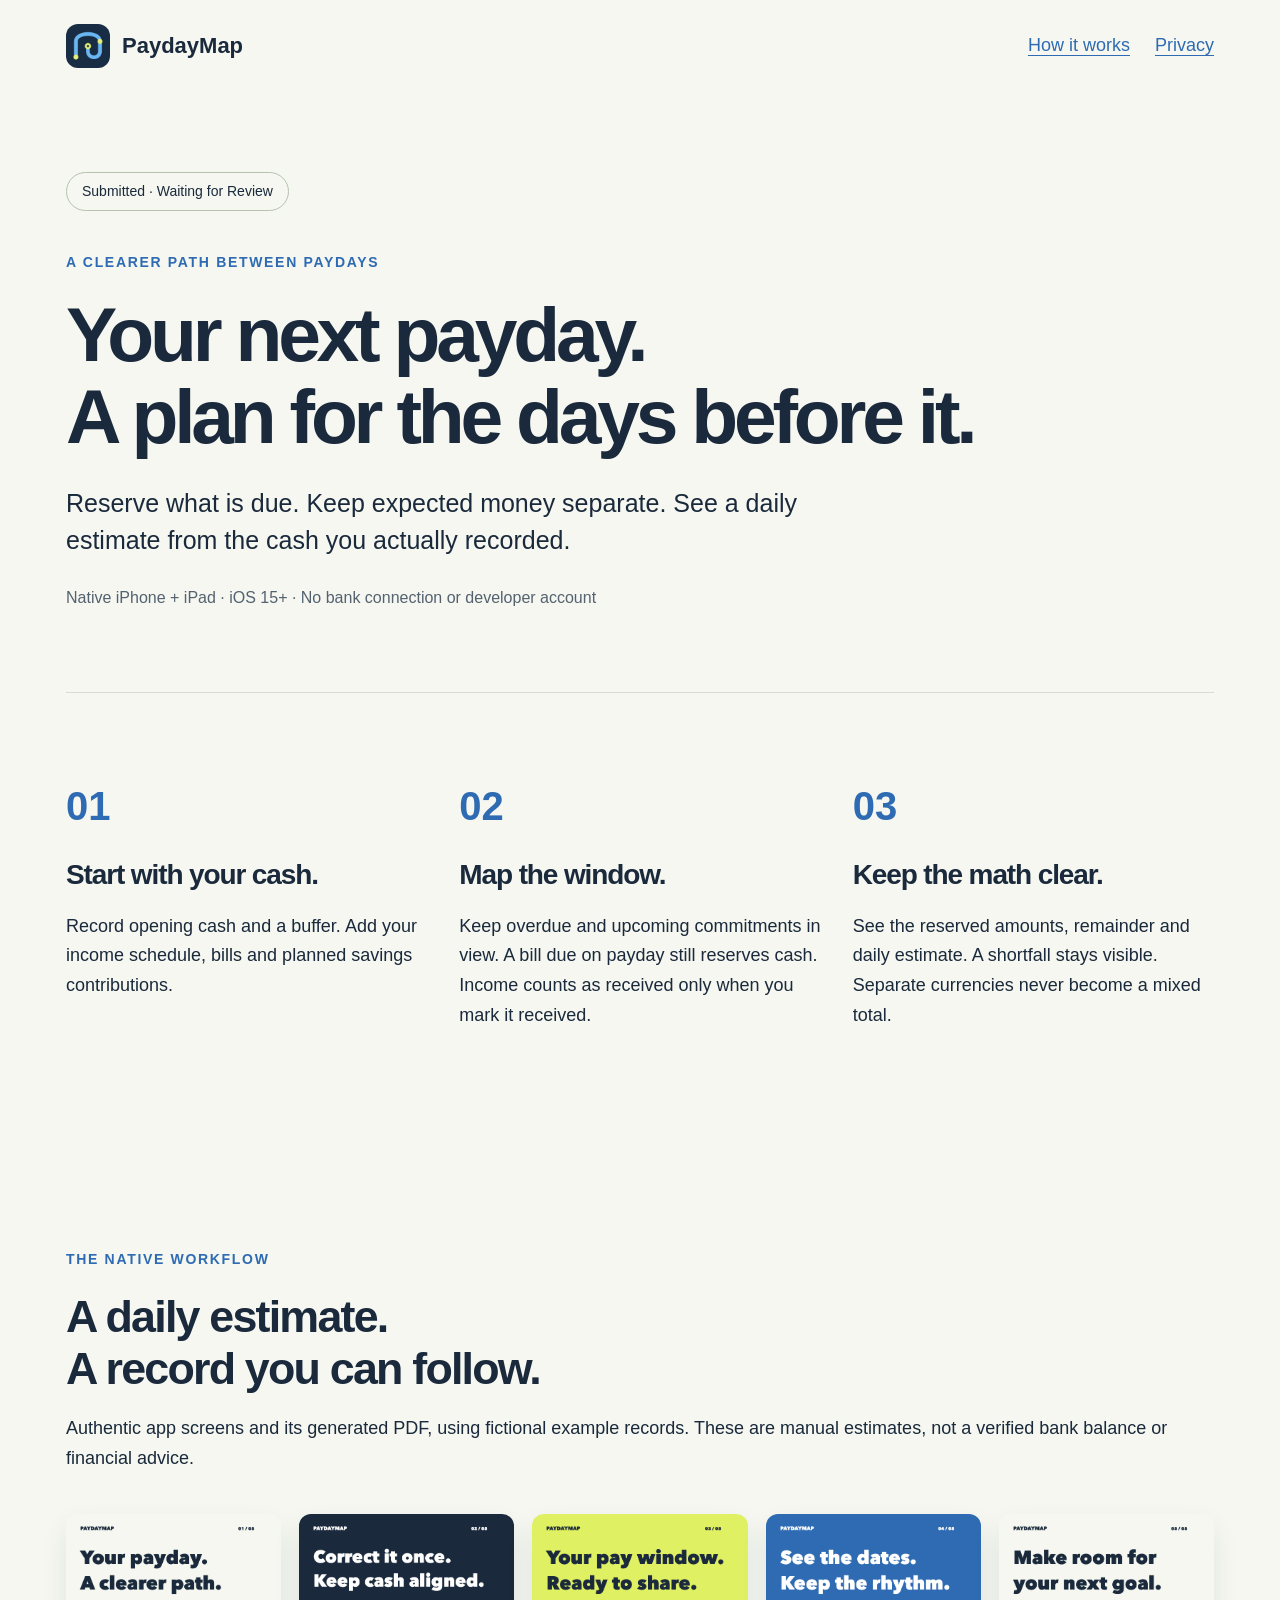
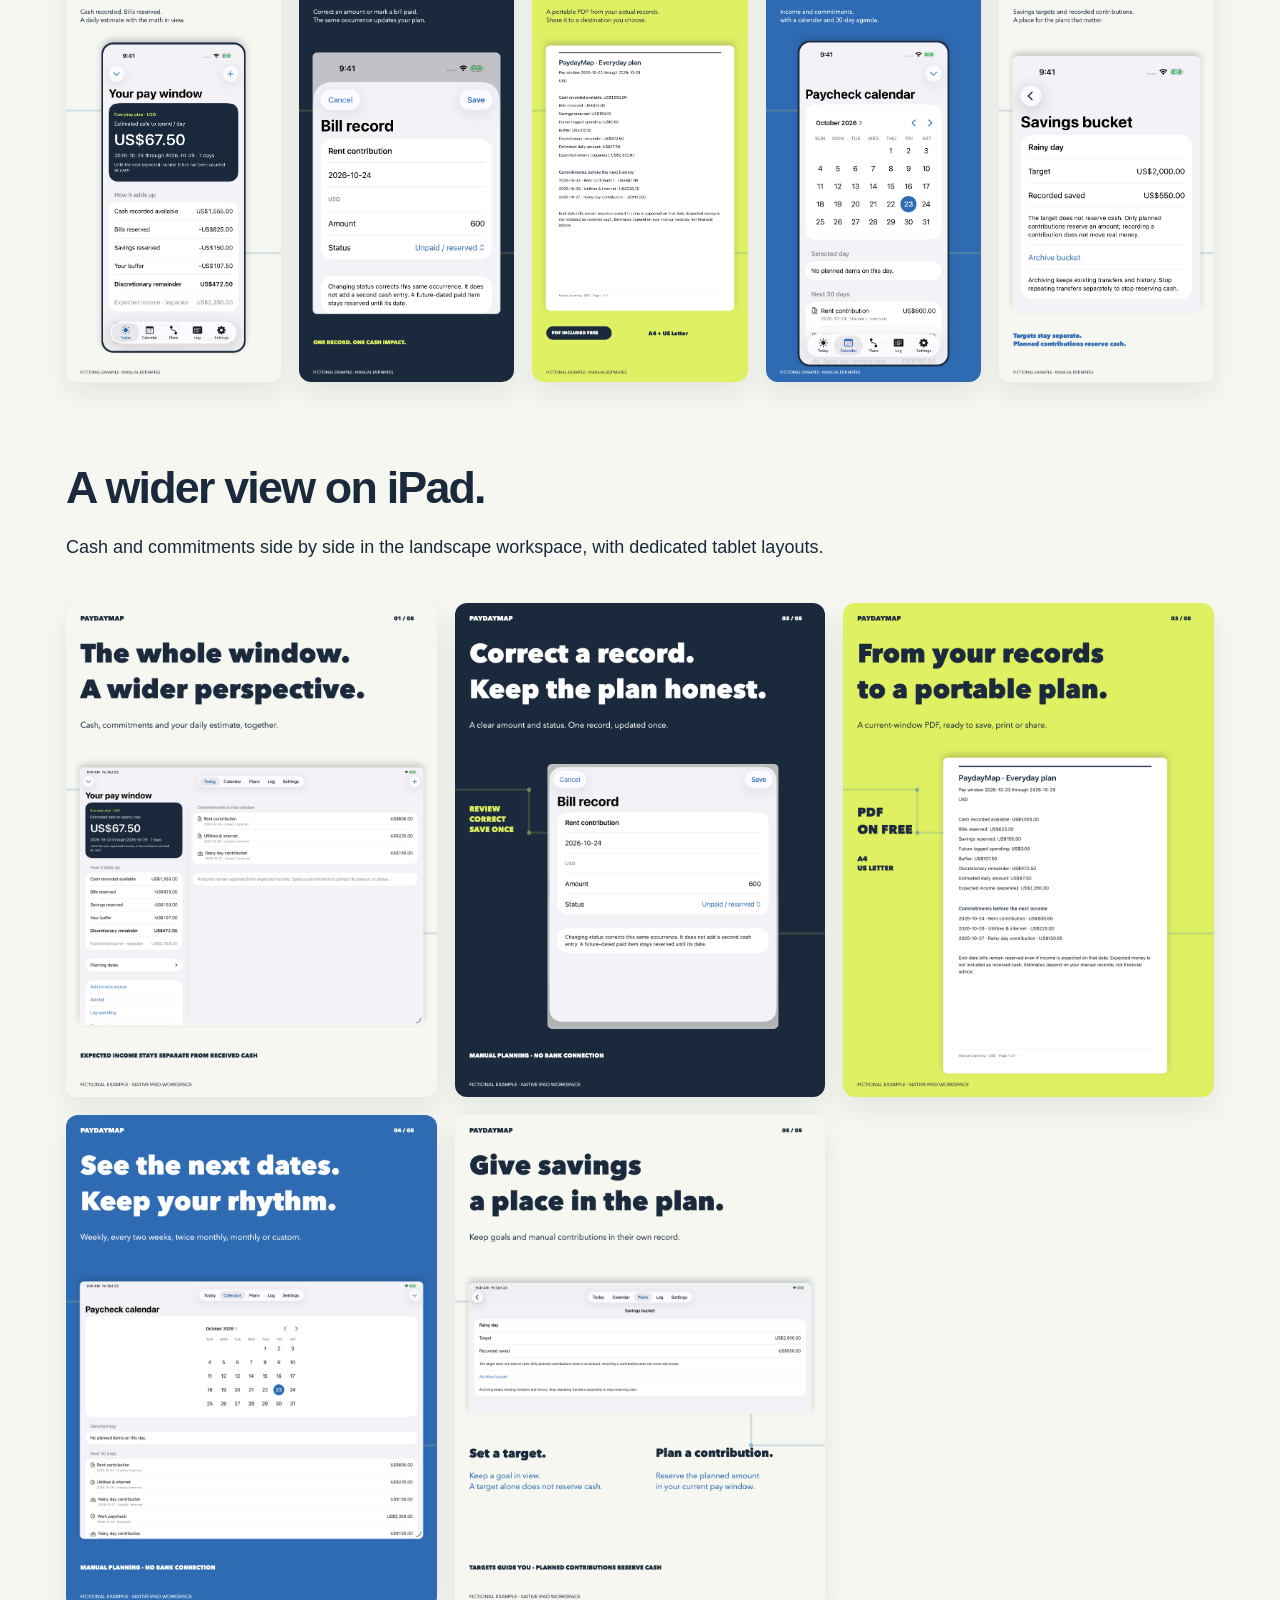
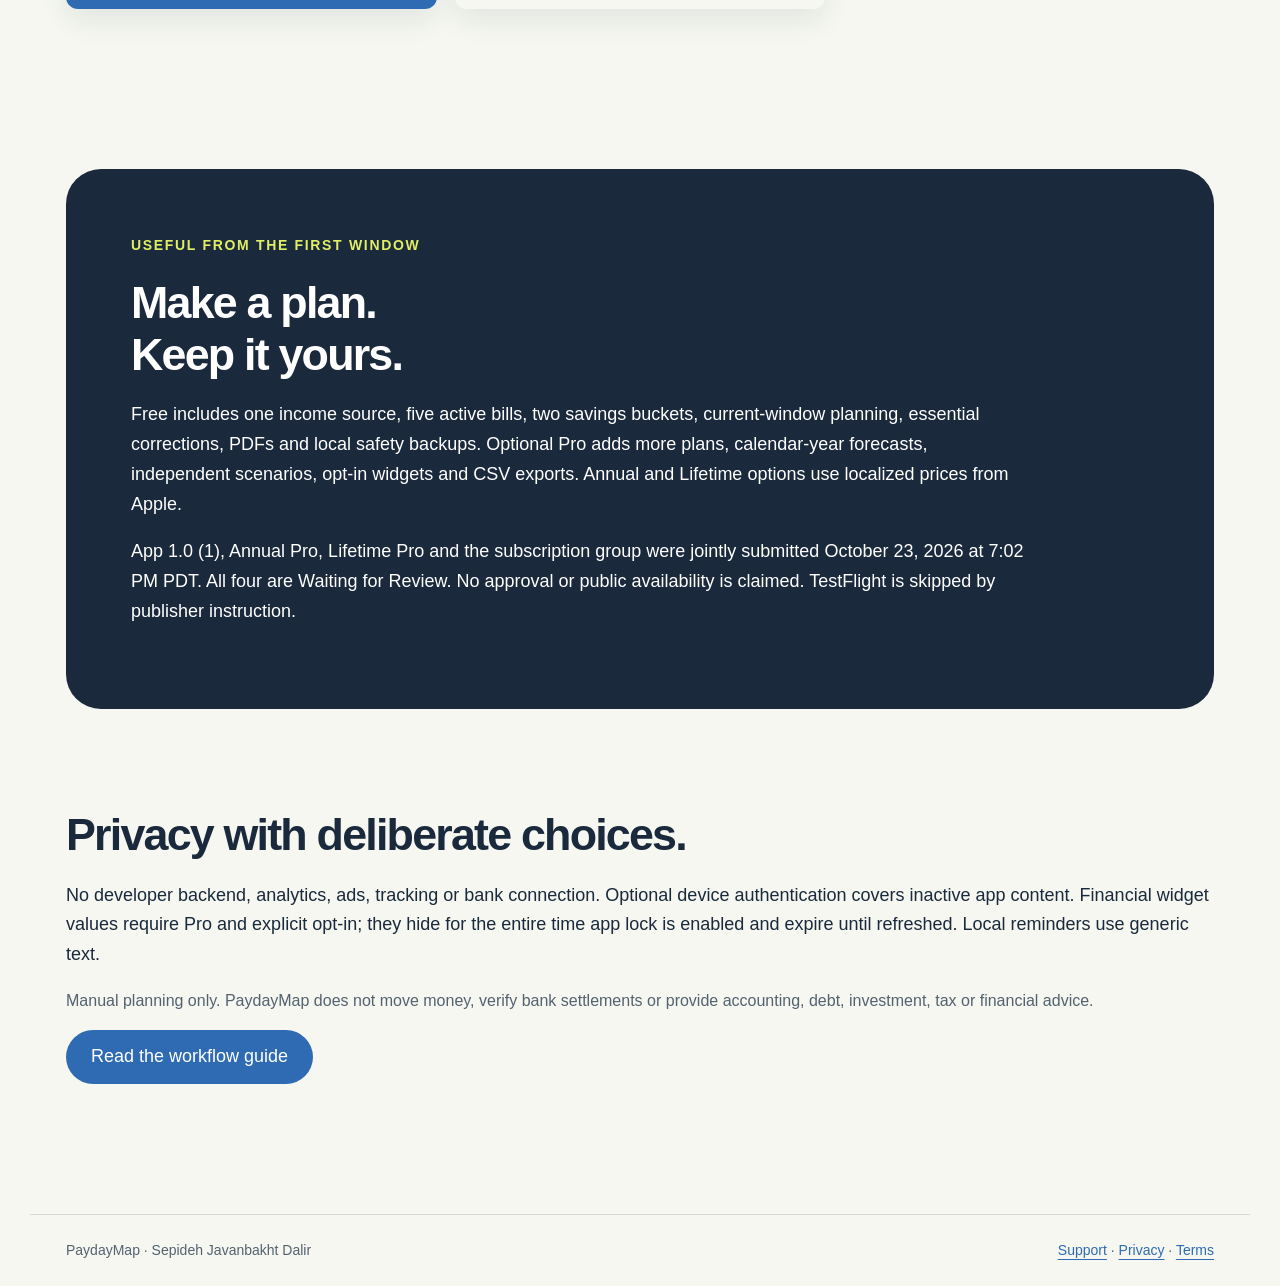
<file: index.html>
<!doctype html><html lang="en"><head><meta charset="utf-8"><meta name="viewport" content="width=device-width,initial-scale=1"><link rel="stylesheet" href="style.css"><link rel="icon" href="assets/icon.png"><title>PaydayMap · Paycheck Budget</title><meta name="description" content="Manual paycheck-window planning for iPhone and iPad: recorded cash, reserved bills, savings, daily estimates and portable PDFs."></head><body><header><a class="brand" href="index.html"><img src="assets/icon.png" width="44" height="44" alt=""><strong>PaydayMap</strong></a><nav><a href="support.html">How it works</a><a href="privacy.html">Privacy</a></nav></header><main><section class="hero"><span class="status">Submitted · Waiting for Review</span><p class="eyebrow">A CLEARER PATH BETWEEN PAYDAYS</p><h1>Your next payday.<br>A plan for the days before it.</h1><p class="lead">Reserve what is due. Keep expected money separate. See a daily estimate from the cash you actually recorded.</p><p class="quiet">Native iPhone + iPad · iOS 15+ · No bank connection or developer account</p></section><section class="steps"><article><span>01</span><h2>Start with your cash.</h2><p>Record opening cash and a buffer. Add your income schedule, bills and planned savings contributions.</p></article><article><span>02</span><h2>Map the window.</h2><p>Keep overdue and upcoming commitments in view. A bill due on payday still reserves cash. Income counts as received only when you mark it received.</p></article><article><span>03</span><h2>Keep the math clear.</h2><p>See the reserved amounts, remainder and daily estimate. A shortfall stays visible. Separate currencies never become a mixed total.</p></article></section><section class="gallery"><p class="eyebrow">THE NATIVE WORKFLOW</p><h2>A daily estimate.<br>A record you can follow.</h2><p>Authentic app screens and its generated PDF, using fictional example records. These are manual estimates, not a verified bank balance or financial advice.</p><div class="phones"><a href="assets/iphone-01.png"><img src="assets/iphone-01.png" alt="PaydayMap iPhone campaign frame1: daily estimate and reserved cash" loading="lazy"></a><a href="assets/iphone-02.png"><img src="assets/iphone-02.png" alt="PaydayMap iPhone campaign frame2: correct one scheduled bill" loading="lazy"></a><a href="assets/iphone-03.png"><img src="assets/iphone-03.png" alt="PaydayMap iPhone campaign frame3: authentic current-window PDF" loading="lazy"></a><a href="assets/iphone-04.png"><img src="assets/iphone-04.png" alt="PaydayMap iPhone campaign frame4: calendar and upcoming dates" loading="lazy"></a><a href="assets/iphone-05.png"><img src="assets/iphone-05.png" alt="PaydayMap iPhone campaign frame5: savings goal and recorded contributions" loading="lazy"></a></div><h2>A wider view on iPad.</h2><p>Cash and commitments side by side in the landscape workspace, with dedicated tablet layouts.</p><div class="tablets"><a href="assets/ipad-01.png"><img src="assets/ipad-01.png" alt="PaydayMap dedicated iPad campaign frame1" loading="lazy"></a><a href="assets/ipad-02.png"><img src="assets/ipad-02.png" alt="PaydayMap dedicated iPad campaign frame2" loading="lazy"></a><a href="assets/ipad-03.png"><img src="assets/ipad-03.png" alt="PaydayMap dedicated iPad campaign frame3" loading="lazy"></a><a href="assets/ipad-04.png"><img src="assets/ipad-04.png" alt="PaydayMap dedicated iPad campaign frame4" loading="lazy"></a><a href="assets/ipad-05.png"><img src="assets/ipad-05.png" alt="PaydayMap dedicated iPad campaign frame5" loading="lazy"></a></div></section><section class="band"><p class="eyebrow">USEFUL FROM THE FIRST WINDOW</p><h2>Make a plan.<br>Keep it yours.</h2><p>Free includes one income source, five active bills, two savings buckets, current-window planning, essential corrections, PDFs and local safety backups. Optional Pro adds more plans, calendar-year forecasts, independent scenarios, opt-in widgets and CSV exports. Annual and Lifetime options use localized prices from Apple.</p><p>App 1.0 (1), Annual Pro, Lifetime Pro and the subscription group were jointly submitted October 23, 2026 at 7:02 PM PDT. All four are Waiting for Review. No approval or public availability is claimed. TestFlight is skipped by publisher instruction.</p></section><section><h2>Privacy with deliberate choices.</h2><p>No developer backend, analytics, ads, tracking or bank connection. Optional device authentication covers inactive app content. Financial widget values require Pro and explicit opt-in; they hide for the entire time app lock is enabled and expire until refreshed. Local reminders use generic text.</p><p class="quiet">Manual planning only. PaydayMap does not move money, verify bank settlements or provide accounting, debt, investment, tax or financial advice.</p><a class="button" href="support.html">Read the workflow guide</a></section></main><footer><span>PaydayMap · Sepideh Javanbakht Dalir</span><span><a href="support.html">Support</a> · <a href="privacy.html">Privacy</a> · <a href="https://www.apple.com/legal/internet-services/itunes/dev/stdeula/">Terms</a></span></footer></body></html>
</file>
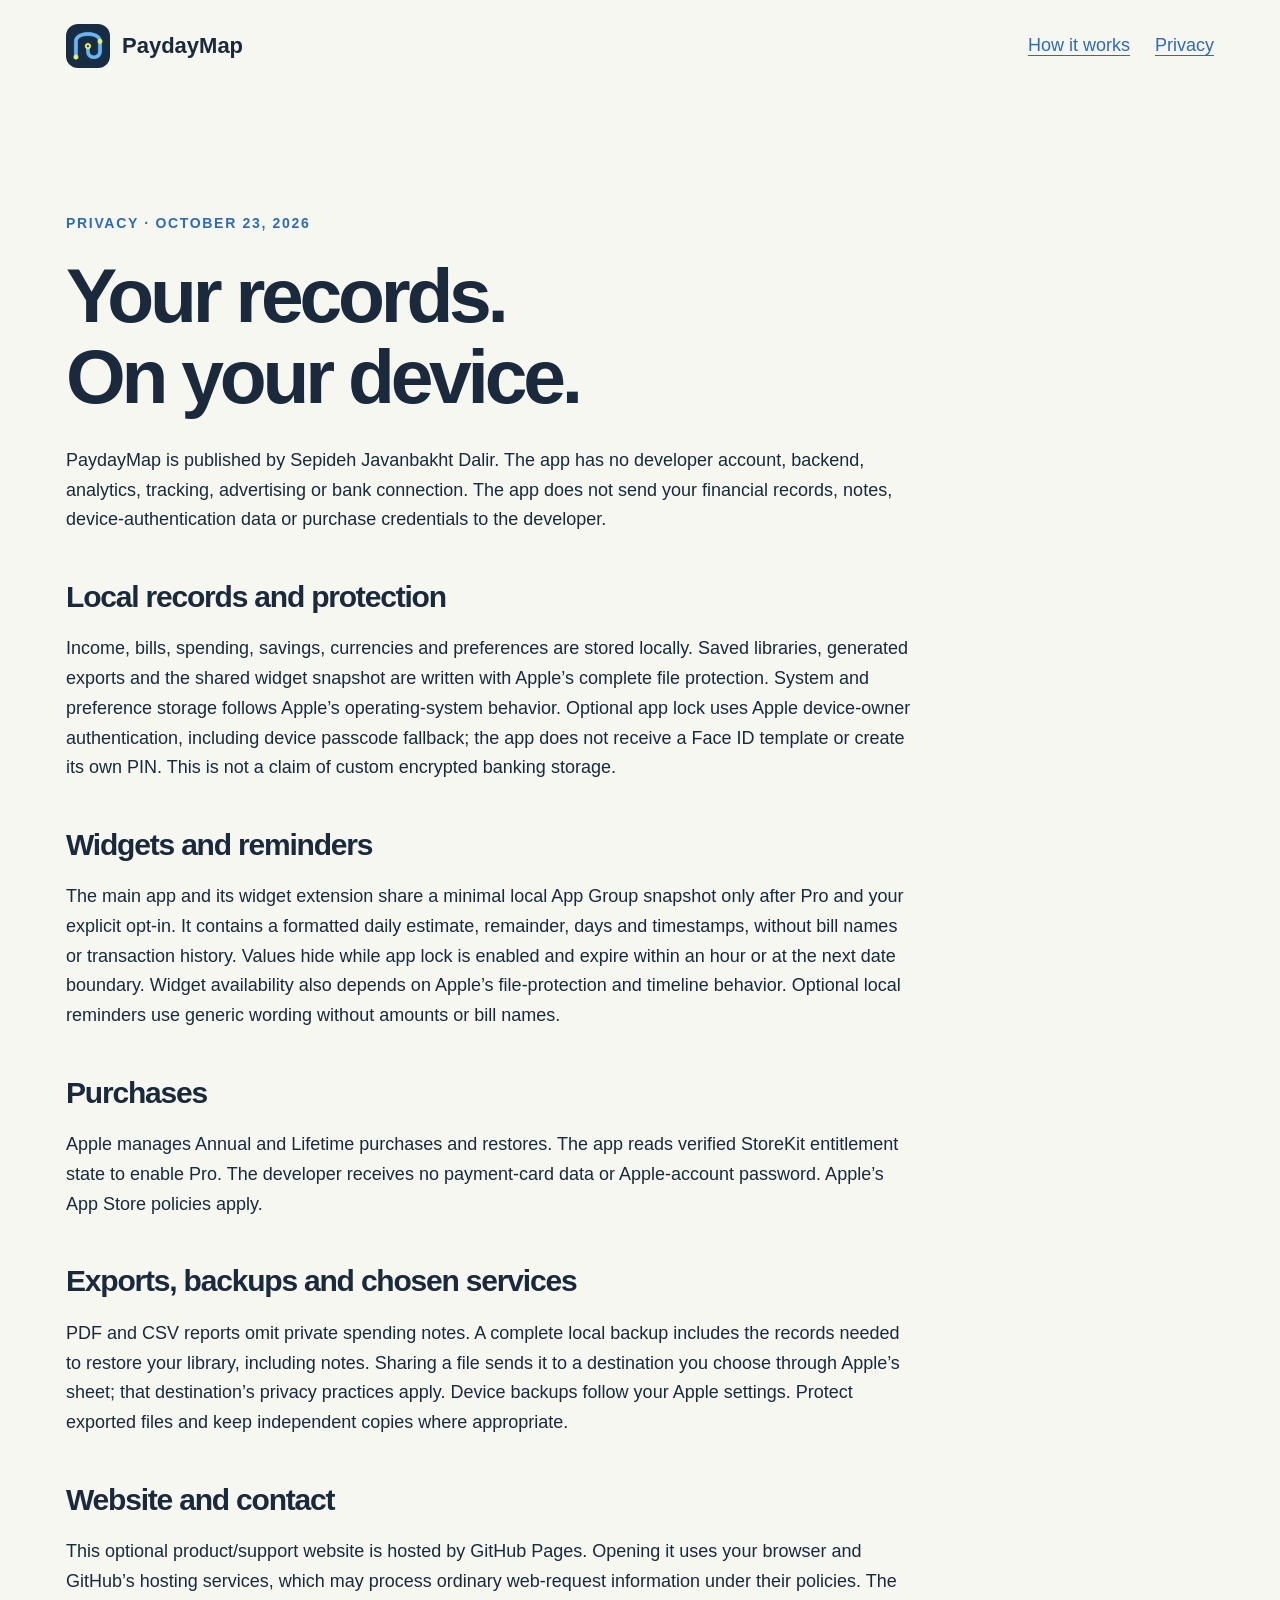
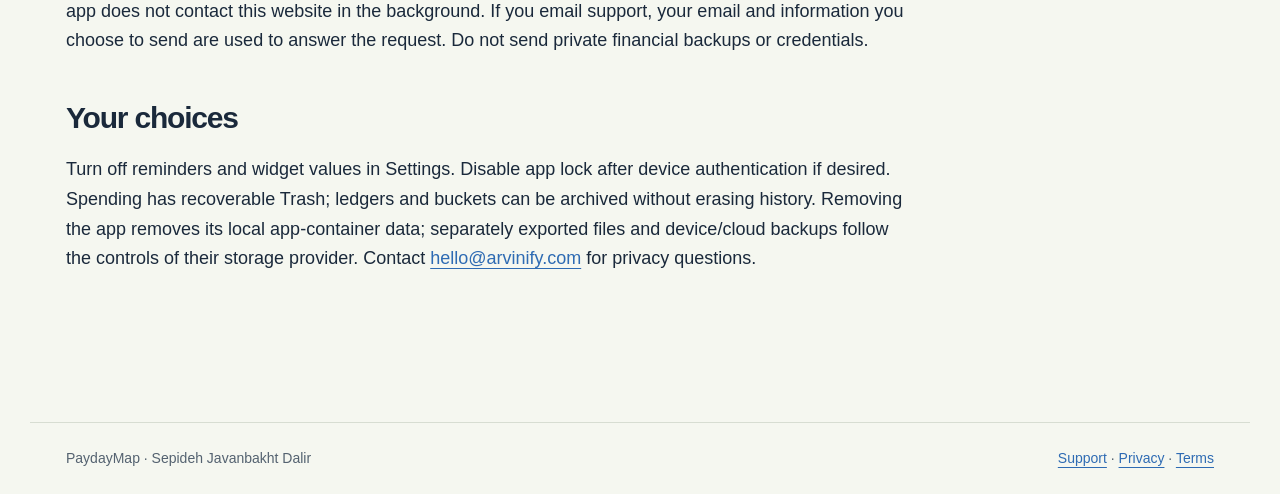
<file: privacy.html>
<!doctype html><html lang="en"><head><meta charset="utf-8"><meta name="viewport" content="width=device-width,initial-scale=1"><link rel="stylesheet" href="style.css"><link rel="icon" href="assets/icon.png"><title>PaydayMap · Privacy</title></head><body><header><a class="brand" href="index.html"><img src="assets/icon.png" width="44" height="44" alt=""><strong>PaydayMap</strong></a><nav><a href="support.html">How it works</a><a href="privacy.html">Privacy</a></nav></header><main><section class="prose"><p class="eyebrow">PRIVACY · OCTOBER 23, 2026</p><h1>Your records.<br>On your device.</h1><p>PaydayMap is published by Sepideh Javanbakht Dalir. The app has no developer account, backend, analytics, tracking, advertising or bank connection. The app does not send your financial records, notes, device-authentication data or purchase credentials to the developer.</p><h2>Local records and protection</h2><p>Income, bills, spending, savings, currencies and preferences are stored locally. Saved libraries, generated exports and the shared widget snapshot are written with Apple’s complete file protection. System and preference storage follows Apple’s operating-system behavior. Optional app lock uses Apple device-owner authentication, including device passcode fallback; the app does not receive a Face ID template or create its own PIN. This is not a claim of custom encrypted banking storage.</p><h2>Widgets and reminders</h2><p>The main app and its widget extension share a minimal local App Group snapshot only after Pro and your explicit opt-in. It contains a formatted daily estimate, remainder, days and timestamps, without bill names or transaction history. Values hide while app lock is enabled and expire within an hour or at the next date boundary. Widget availability also depends on Apple’s file-protection and timeline behavior. Optional local reminders use generic wording without amounts or bill names.</p><h2>Purchases</h2><p>Apple manages Annual and Lifetime purchases and restores. The app reads verified StoreKit entitlement state to enable Pro. The developer receives no payment-card data or Apple-account password. Apple’s App Store policies apply.</p><h2>Exports, backups and chosen services</h2><p>PDF and CSV reports omit private spending notes. A complete local backup includes the records needed to restore your library, including notes. Sharing a file sends it to a destination you choose through Apple’s sheet; that destination’s privacy practices apply. Device backups follow your Apple settings. Protect exported files and keep independent copies where appropriate.</p><h2>Website and contact</h2><p>This optional product/support website is hosted by GitHub Pages. Opening it uses your browser and GitHub’s hosting services, which may process ordinary web-request information under their policies. The app does not contact this website in the background. If you email support, your email and information you choose to send are used to answer the request. Do not send private financial backups or credentials.</p><h2>Your choices</h2><p>Turn off reminders and widget values in Settings. Disable app lock after device authentication if desired. Spending has recoverable Trash; ledgers and buckets can be archived without erasing history. Removing the app removes its local app-container data; separately exported files and device/cloud backups follow the controls of their storage provider. Contact <a href="mailto:hello@arvinify.com">hello@arvinify.com</a> for privacy questions.</p></section></main><footer><span>PaydayMap · Sepideh Javanbakht Dalir</span><span><a href="support.html">Support</a> · <a href="privacy.html">Privacy</a> · <a href="https://www.apple.com/legal/internet-services/itunes/dev/stdeula/">Terms</a></span></footer></body></html>
</file>
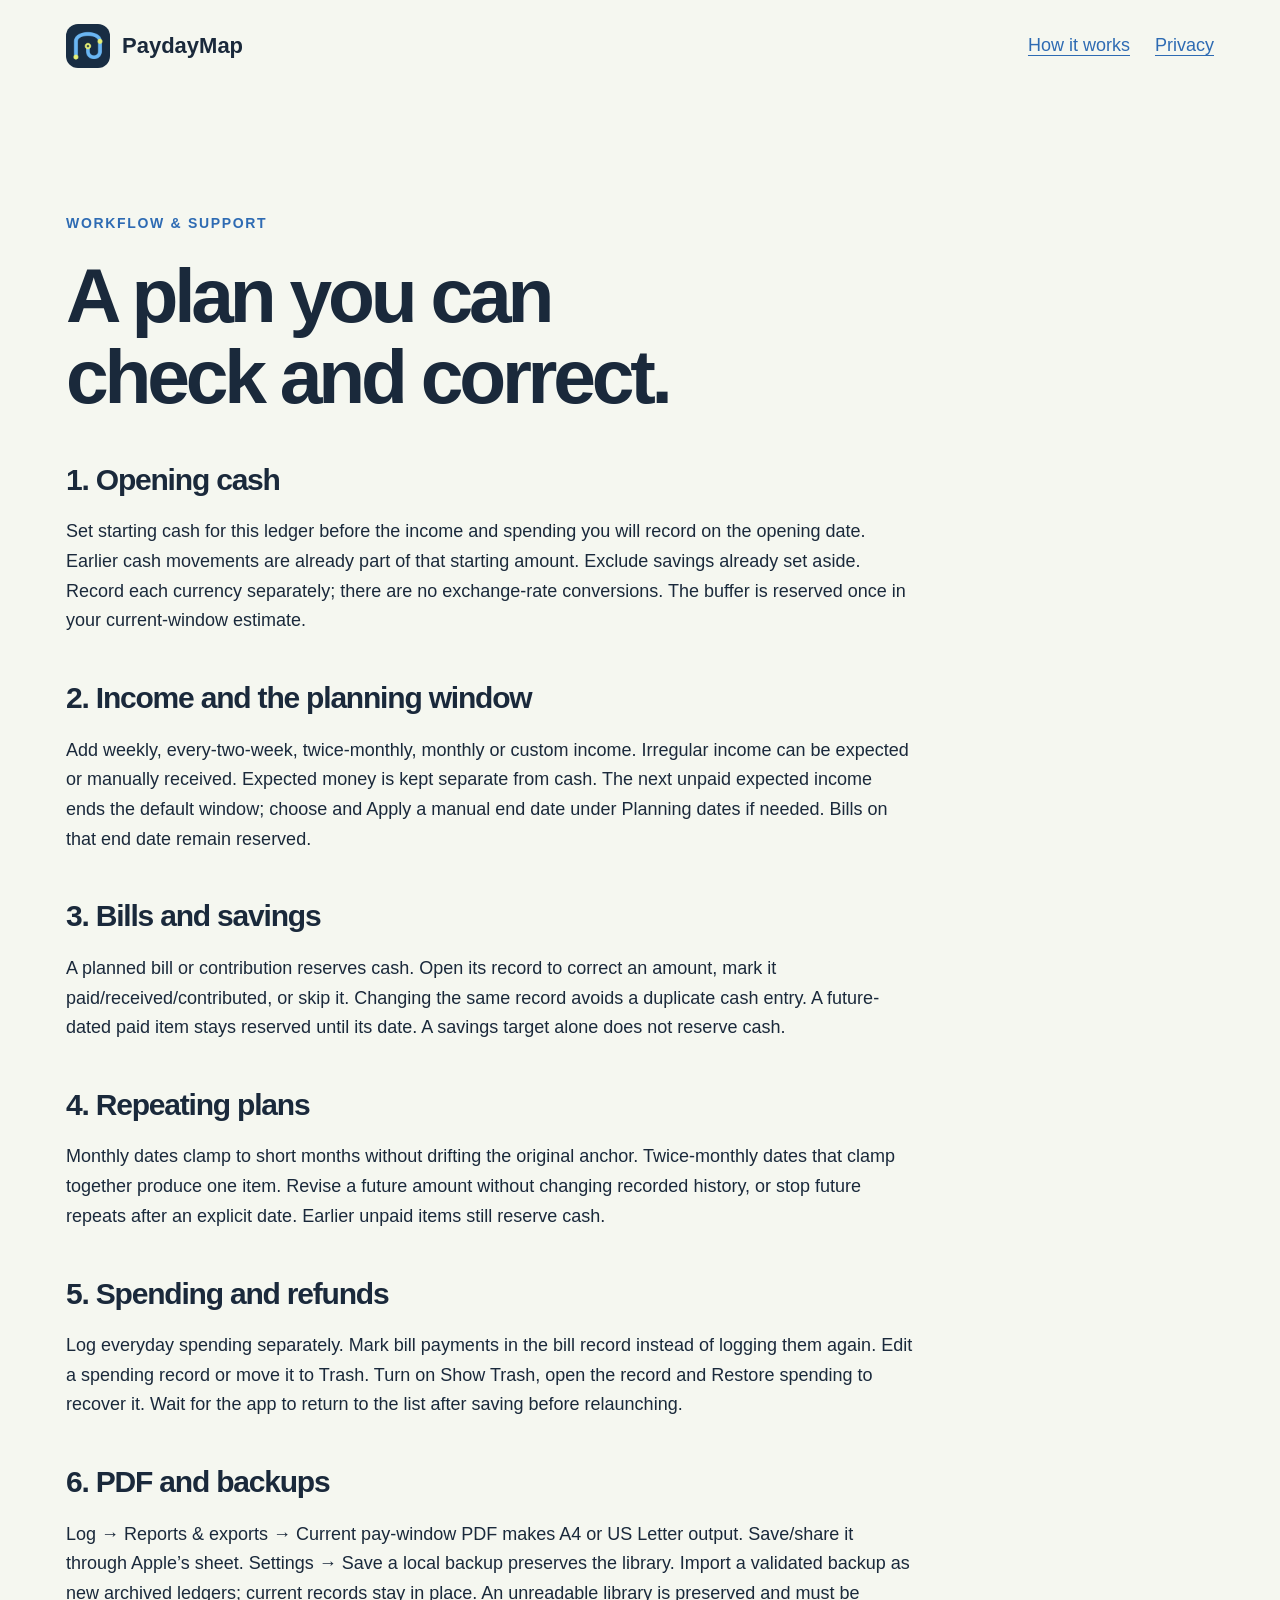
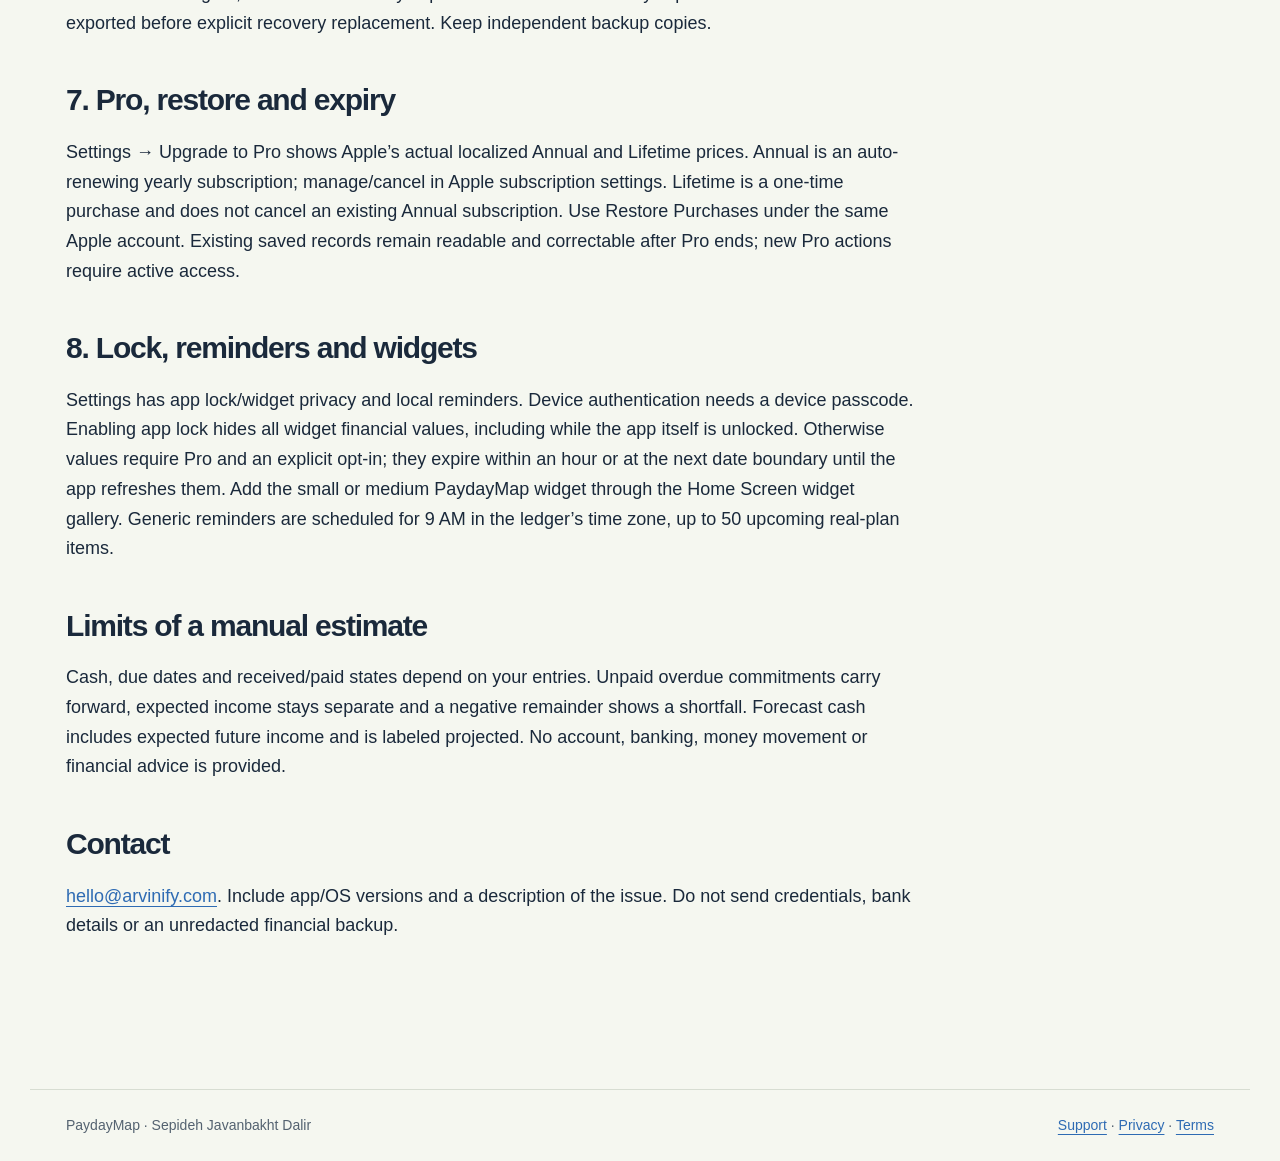
<file: support.html>
<!doctype html><html lang="en"><head><meta charset="utf-8"><meta name="viewport" content="width=device-width,initial-scale=1"><link rel="stylesheet" href="style.css"><link rel="icon" href="assets/icon.png"><title>PaydayMap · Workflow & Support</title></head><body><header><a class="brand" href="index.html"><img src="assets/icon.png" width="44" height="44" alt=""><strong>PaydayMap</strong></a><nav><a href="support.html">How it works</a><a href="privacy.html">Privacy</a></nav></header><main><section class="prose"><p class="eyebrow">WORKFLOW & SUPPORT</p><h1>A plan you can<br>check and correct.</h1><h2>1. Opening cash</h2><p>Set starting cash for this ledger before the income and spending you will record on the opening date. Earlier cash movements are already part of that starting amount. Exclude savings already set aside. Record each currency separately; there are no exchange-rate conversions. The buffer is reserved once in your current-window estimate.</p><h2>2. Income and the planning window</h2><p>Add weekly, every-two-week, twice-monthly, monthly or custom income. Irregular income can be expected or manually received. Expected money is kept separate from cash. The next unpaid expected income ends the default window; choose and Apply a manual end date under Planning dates if needed. Bills on that end date remain reserved.</p><h2>3. Bills and savings</h2><p>A planned bill or contribution reserves cash. Open its record to correct an amount, mark it paid/received/contributed, or skip it. Changing the same record avoids a duplicate cash entry. A future-dated paid item stays reserved until its date. A savings target alone does not reserve cash.</p><h2>4. Repeating plans</h2><p>Monthly dates clamp to short months without drifting the original anchor. Twice-monthly dates that clamp together produce one item. Revise a future amount without changing recorded history, or stop future repeats after an explicit date. Earlier unpaid items still reserve cash.</p><h2>5. Spending and refunds</h2><p>Log everyday spending separately. Mark bill payments in the bill record instead of logging them again. Edit a spending record or move it to Trash. Turn on Show Trash, open the record and Restore spending to recover it. Wait for the app to return to the list after saving before relaunching.</p><h2>6. PDF and backups</h2><p>Log → Reports & exports → Current pay-window PDF makes A4 or US Letter output. Save/share it through Apple’s sheet. Settings → Save a local backup preserves the library. Import a validated backup as new archived ledgers; current records stay in place. An unreadable library is preserved and must be exported before explicit recovery replacement. Keep independent backup copies.</p><h2>7. Pro, restore and expiry</h2><p>Settings → Upgrade to Pro shows Apple’s actual localized Annual and Lifetime prices. Annual is an auto-renewing yearly subscription; manage/cancel in Apple subscription settings. Lifetime is a one-time purchase and does not cancel an existing Annual subscription. Use Restore Purchases under the same Apple account. Existing saved records remain readable and correctable after Pro ends; new Pro actions require active access.</p><h2>8. Lock, reminders and widgets</h2><p>Settings has app lock/widget privacy and local reminders. Device authentication needs a device passcode. Enabling app lock hides all widget financial values, including while the app itself is unlocked. Otherwise values require Pro and an explicit opt-in; they expire within an hour or at the next date boundary until the app refreshes them. Add the small or medium PaydayMap widget through the Home Screen widget gallery. Generic reminders are scheduled for 9 AM in the ledger’s time zone, up to 50 upcoming real-plan items.</p><h2>Limits of a manual estimate</h2><p>Cash, due dates and received/paid states depend on your entries. Unpaid overdue commitments carry forward, expected income stays separate and a negative remainder shows a shortfall. Forecast cash includes expected future income and is labeled projected. No account, banking, money movement or financial advice is provided.</p><h2>Contact</h2><p><a href="mailto:hello@arvinify.com">hello@arvinify.com</a>. Include app/OS versions and a description of the issue. Do not send credentials, bank details or an unredacted financial backup.</p></section></main><footer><span>PaydayMap · Sepideh Javanbakht Dalir</span><span><a href="support.html">Support</a> · <a href="privacy.html">Privacy</a> · <a href="https://www.apple.com/legal/internet-services/itunes/dev/stdeula/">Terms</a></span></footer></body></html>
</file>
<file: style.css>
:root{--ink:#1a293b;--blue:#2e6bb3;--lime:#e1ef64;--paper:#f5f7f0}*{box-sizing:border-box}body{margin:0;background:var(--paper);color:var(--ink);font:18px/1.65 -apple-system,BlinkMacSystemFont,"Avenir Next",sans-serif}a{color:var(--blue);text-underline-offset:4px}header,footer{max-width:1220px;margin:auto;padding:24px 36px;display:flex;align-items:center;justify-content:space-between;gap:30px}.brand{display:flex;align-items:center;gap:12px;text-decoration:none;color:var(--ink);font-size:22px}.brand img{border-radius:12px}nav{display:flex;gap:25px}main{max-width:1220px;margin:auto;padding:0 36px}section{padding:80px 0}.hero{padding:80px 0 65px}.status{display:inline-block;border:1px solid #b6c3af;padding:7px 15px;border-radius:50px;font-size:14px}.eyebrow{font-weight:750;letter-spacing:.12em;font-size:14px;color:var(--blue);margin:40px 0 18px}h1{font-size:clamp(44px,6vw,78px);letter-spacing:-.055em;line-height:1.06;margin:20px 0 28px}h2{font-size:clamp(28px,3.5vw,46px);line-height:1.15;letter-spacing:-.04em;margin:20px 0}.lead{font-size:25px;max-width:820px;line-height:1.5}.quiet{color:#546270;font-size:16px}.steps{display:grid;grid-template-columns:repeat(3,1fr);gap:32px;border-top:1px solid #d7ddd2}.steps article>span{color:var(--blue);font-size:40px;font-weight:800}.steps h2{font-size:28px}.phones,.tablets{display:grid;gap:18px;grid-template-columns:repeat(5,1fr);margin:40px 0 80px}.phones img,.tablets img{display:block;width:100%;border-radius:12px;box-shadow:0 12px 28px #1a293b14}.tablets{grid-template-columns:repeat(3,1fr)}.band{background:var(--ink);color:white;padding:65px;border-radius:35px}.band .eyebrow{color:var(--lime);margin-top:0}.band p{max-width:900px}.button{display:inline-block;background:var(--blue);color:white;border-radius:50px;padding:12px 25px;text-decoration:none}.prose{max-width:850px}.prose h2{font-size:30px;margin-top:45px}footer{border-top:1px solid #d7ddd2;font-size:14px;color:#546270;margin-top:50px}@media(max-width:700px){header,footer{padding:20px;align-items:flex-start;flex-direction:column;gap:12px}main{padding:0 20px}section{padding:45px 0}.hero{padding-top:35px}.steps{grid-template-columns:1fr;gap:15px}.phones{display:flex;overflow-x:auto;padding-bottom:20px;scroll-snap-type:x mandatory}.phones a{min-width:72%;scroll-snap-align:start}.tablets{grid-template-columns:repeat(2,1fr);gap:12px}.band{padding:30px;border-radius:24px}.lead{font-size:21px}nav{gap:20px}}
</file>
